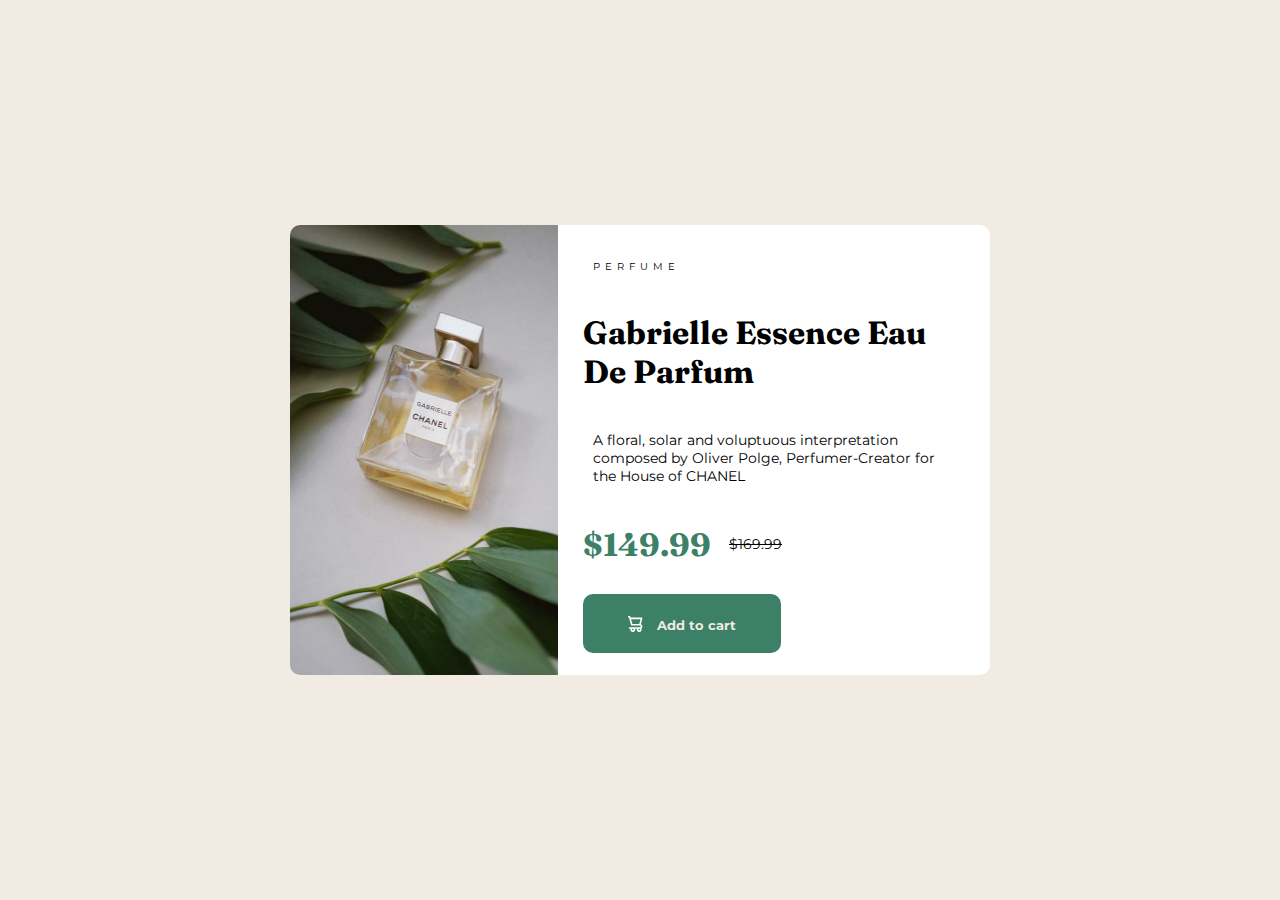
<file: index.html>
<!DOCTYPE html>
<html lang="en">
<head>
    <meta charset="UTF-8">
    <link rel="preconnect" href="https://fonts.googleapis.com">
    <link rel="preconnect" href="https://fonts.gstatic.com" crossorigin>
    <link href="https://fonts.googleapis.com/css2?family=Fraunces:opsz,wght@9..144,700&family=Montserrat:wght@500;700&display=swap" rel="stylesheet">
    <meta name="viewport" content="width=device-width, initial-scale=1.0">
    <title>Product Preview Card</title>
    <link rel="stylesheet" href="style.css">
</head>
<body>
    <div class = "card">
        <img src="media/image-product-desktop.jpg" alt="" style="width: 268px; height: auto;">
        <div class = "text">
            <p class="p1">PERFUME</p>
            <h1 class="h1 name">Gabrielle Essence Eau De Parfum</h1>
            <p class="p2">A floral, solar and voluptuous interpretation composed by Oliver Polge, Perfumer-Creator for the House of CHANEL</p>
            <div class="price-container">
                <h1 class="h1 price-text">$149.99</h1>
                <p class="p3"><s>$169.99</s></p>
            </div>
            
            <div class = "button-container">
                          
                <button> <svg class = "svg" width="15" height="16" xmlns="http://www.w3.org/2000/svg"><path d="M14.383 10.388a2.397 2.397 0 0 0-1.518-2.222l1.494-5.593a.8.8 0 0 0-.144-.695.8.8 0 0 0-.631-.28H2.637L2.373.591A.8.8 0 0 0 1.598 0H0v1.598h.983l1.982 7.4a.8.8 0 0 0 .799.59h8.222a.8.8 0 0 1 0 1.599H1.598a.8.8 0 1 0 0 1.598h.943a2.397 2.397 0 1 0 4.507 0h1.885a2.397 2.397 0 1 0 4.331-.376 2.397 2.397 0 0 0 1.12-2.021ZM11.26 7.99H4.395L3.068 3.196h9.477L11.26 7.991Zm-6.465 6.392a.8.8 0 1 1 0-1.598.8.8 0 0 1 0 1.598Zm6.393 0a.8.8 0 1 1 0-1.598.8.8 0 0 1 0 1.598Z" fill="#FFF"/></svg>     Add to cart</button>
            </div>
            
        </div>
    </div>
</body>
</html>
</file>
<file: style.css>
*{
    margin: 0px;
    box-sizing: border-box;
}

body{
    background-color: hsl(30, 38%, 92%);
    display: flex;
    flex-direction: column;
    justify-content: center;
    align-items: center;
    height: 100vh;
}

.card{
    background-color: white;
    display: flex;
    justify-content: center;
    width: 700px;
    height: 450px;
    border-radius: 10px;
    overflow: hidden;
}

.text{
    display: flex;
    flex-direction: column;
    gap: 30px;
    padding: 25px;
}

p,h4{
    font-size: 14px;
    margin: 10px; 
}

.p1{
    font-family: 'Montserrat';
    font-size: 10px;
    letter-spacing: 5px;
    font-weight: 500px;
} 

.name{
    font-family: 'Fraunces';
    font-weight: 700px;
}

.p2{
    font-family: 'Montserrat';
    font-size: 14px;
}

.price-container{
    display: flex;
    flex-direction: row;
}

.price-text{
    font-family: 'Fraunces';
    color: hsl(158, 36%, 37%);
}

.p3{
    padding-left: 8px;
    font-family: 'Montserrat';
    font-size: 14px;
}

button{
    font-family: 'Montserrat';
    font-weight: bold;
    padding: 20px 45px 20px 45px;
    border: none;
    border-radius: 10px;
    background-color: hsl(158, 36%, 37%);
    color: hsl(30, 38%, 92%);
}

.svg{
    position: relative;
    top: 2px;
    margin-right: 10px;
}
</file>
